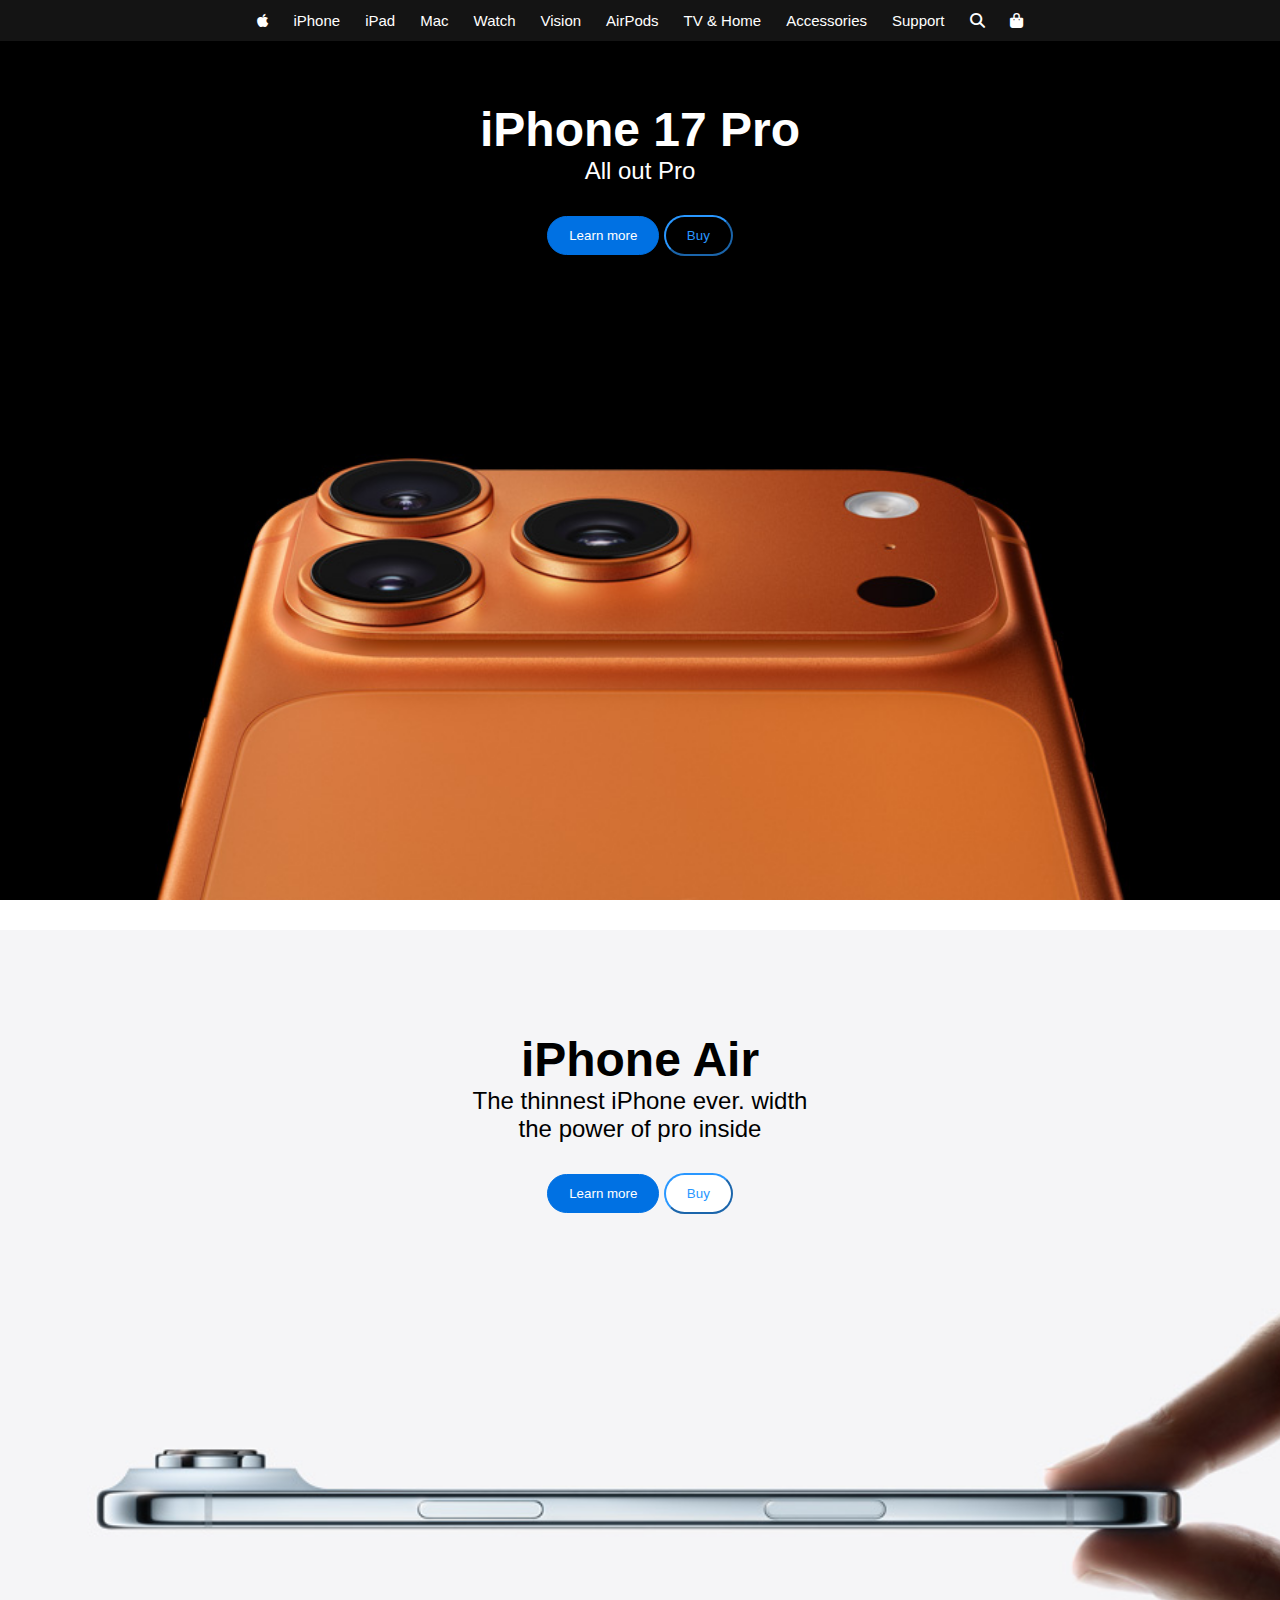
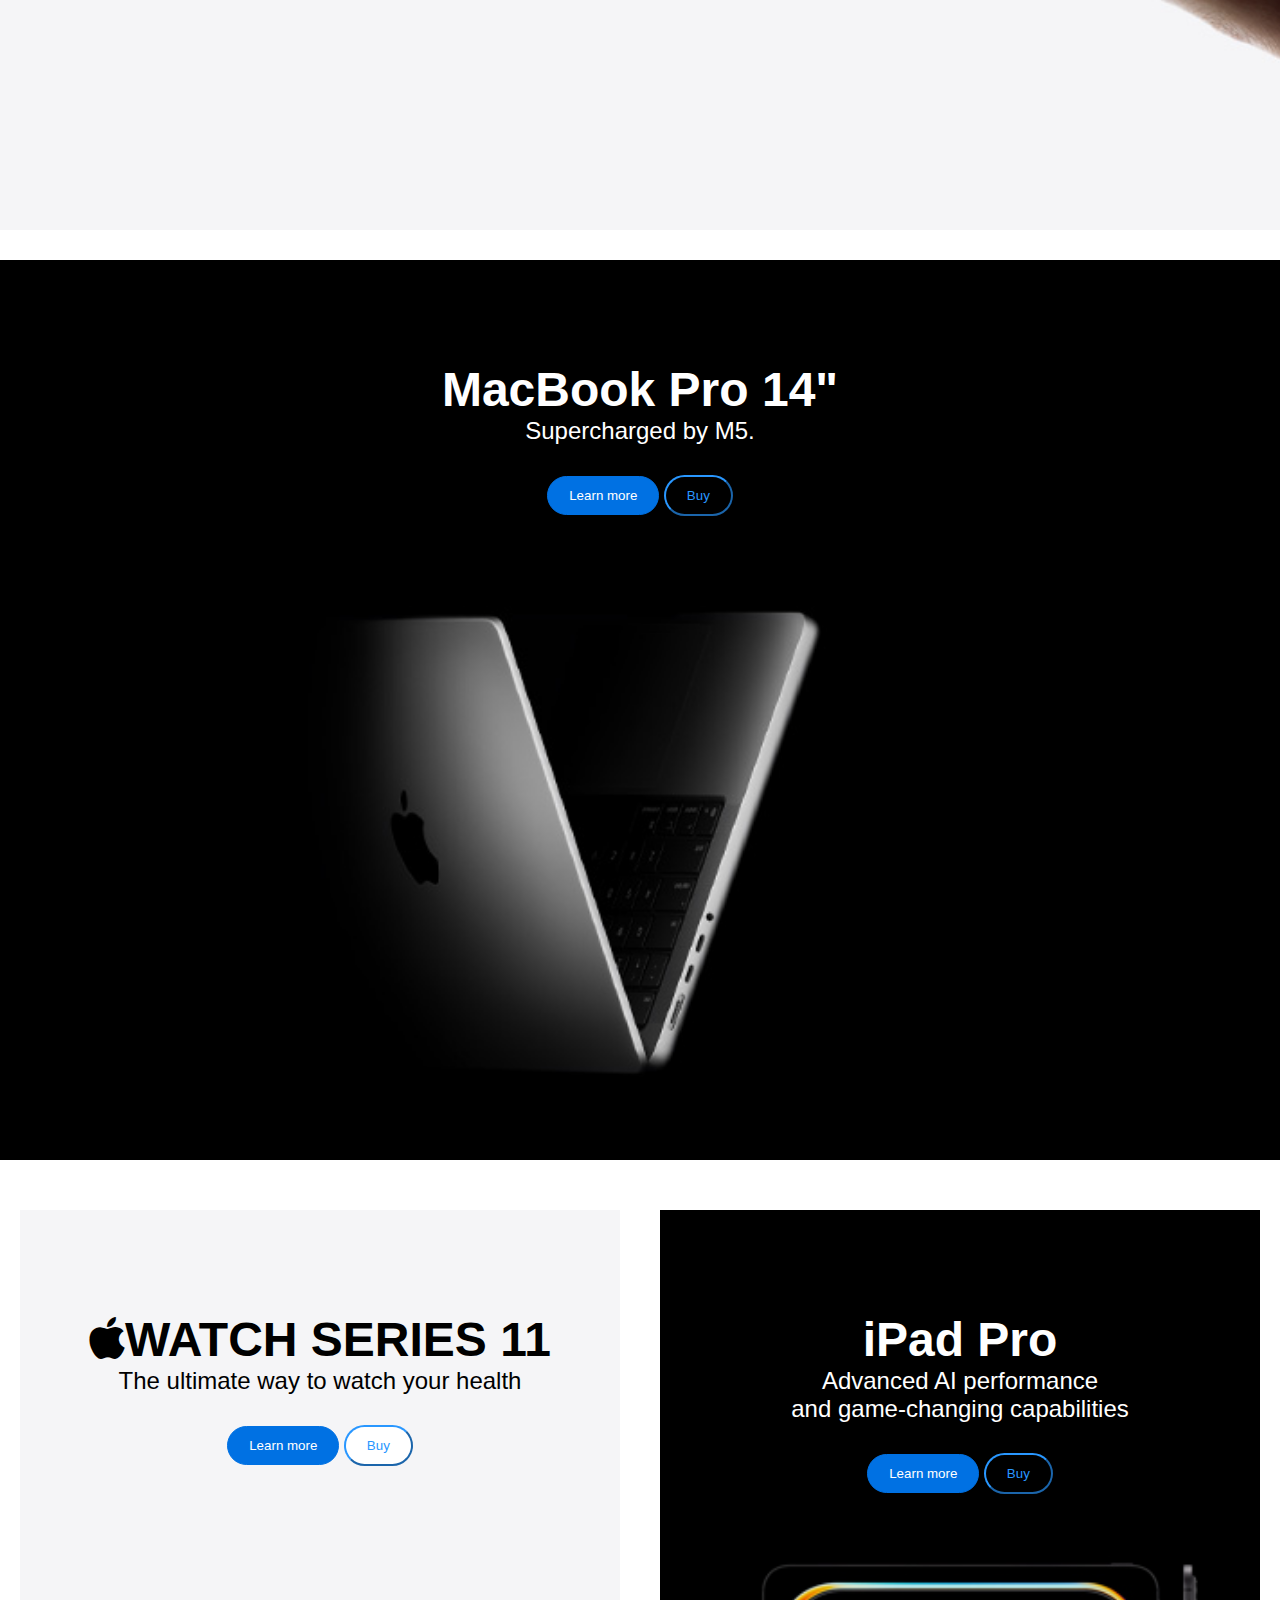
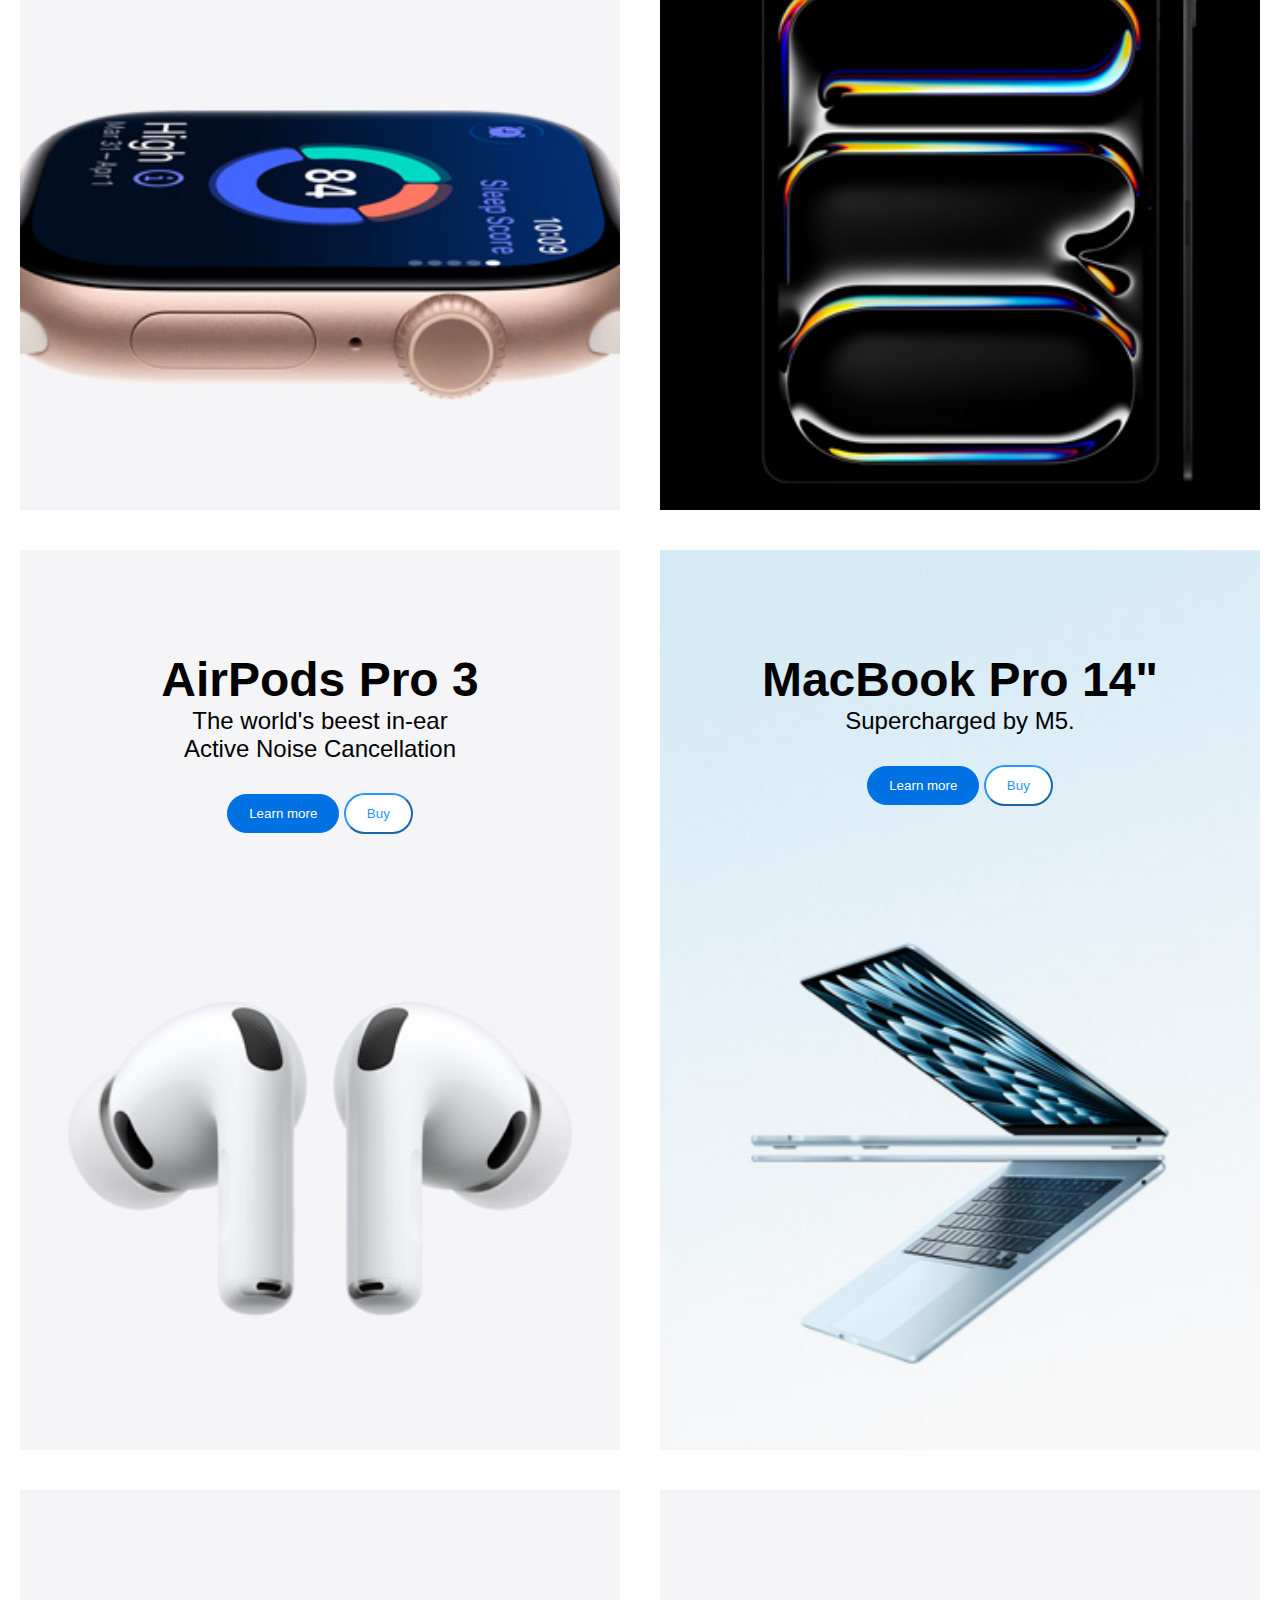
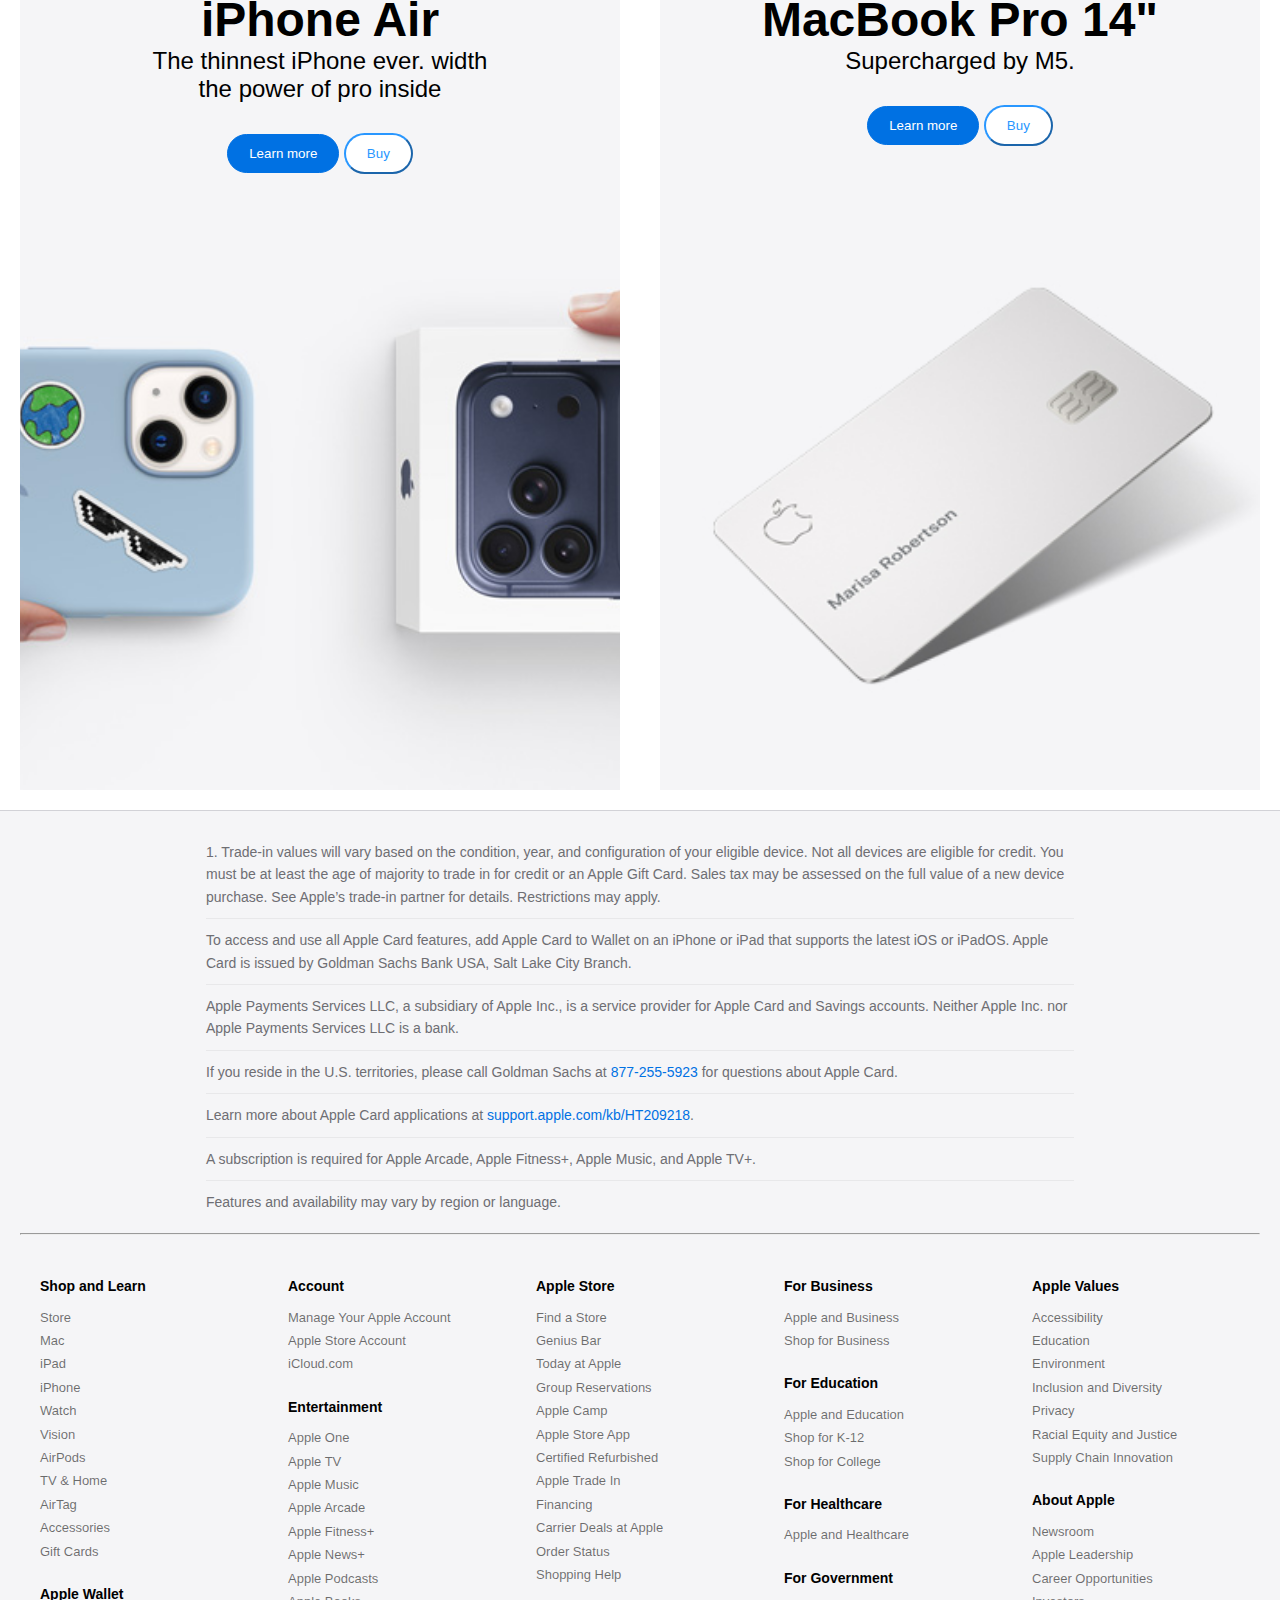
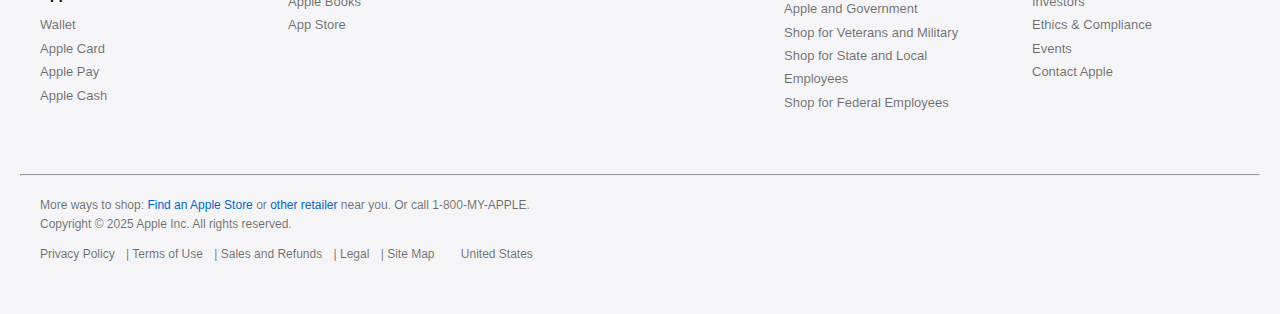
<file: index.html>
<!DOCTYPE html>
<html lang="en">

<head>
    <meta charset="UTF-8">
    <meta name="viewport" content="width=device-width, initial-scale=1.0">
    <title>Apple.com</title>
    <link rel="stylesheet" href="style.css">
    <link rel="stylesheet" href="https://cdnjs.cloudflare.com/ajax/libs/font-awesome/6.6.0/css/all.min.css">

</head>

<body>
    <nav>
        <ul id="ull">
            <li><i class="fa-brands fa-apple"></i></li>
            <li>iPhone</li>
            <li>iPad</li>
            <li>Mac</li>
            <li>Watch</li>
            <li>Vision</li>
            <li>AirPods</li>
            <li>TV & Home</li>
            <li>Accessories</li>
            <li>Support</li>
            <li><i class="fa-solid fa-magnifying-glass"></i></li>
            <li><i class="fa-solid fa-bag-shopping"></i></li>
        </ul>
    </nav>
    <section class="hero-section hero_1">
        <div class="hero-content">
            <h1>iPhone 17 Pro</h1>
            <p>All out Pro</p>
            <div class="hero-buttons">
                <button id="btn_1">Learn more</button>
                <button id="btn_2">Buy</button>
            </div>
        </div>
    </section>

    <section class="hero-section hero_2">
        <div class="hero-content">
            <h1>iPhone Air</h1>
            <p>The thinnest iPhone ever. width <br>
                the power of pro inside</p>
            <div class="hero-buttons">
                <button id="btn_1">Learn more</button>
                <button id="btn_2">Buy</button>
            </div>
        </div>
    </section>

    <section class="hero-section hero_3">
        <div class="hero-content">
            <h1>MacBook Pro 14"</h1>
            <p>Supercharged by M5.</p>
            <div class="hero-buttons">
                <button id="btn_1">Learn more</button>
                <button id="btn_2">Buy</button>
            </div>
        </div>
    </section>

    <div class="coll">

        <section class="hero-section hero_2 card1 marg">
            <div class="hero-content">
                <h1><i class="fa-brands fa-apple"></i>WATCH SERIES 11</h1>
                <p>The ultimate way to watch your health</p>
                <div class="hero-buttons">
                    <button id="btn_1">Learn more</button>
                    <button id="btn_2">Buy</button>
                </div>
            </div>
        </section>

        <section class="hero-section card2 marg">
            <div class="hero-content">
                <h1>iPad Pro</h1>
                <p>Advanced AI performance <br>
                    and game-changing capabilities</p>
                <div class="hero-buttons">
                    <button id="btn_1">Learn more</button>
                    <button id="btn_2">Buy</button>
                </div>
            </div>
        </section>
    </div>

    <div class="coll">

        <section class="hero-section hero_2 card3 marg">
            <div class="hero-content">
                <h1>AirPods Pro 3</h1>
                <p>The world's beest in-ear<br>
                    Active Noise Cancellation</p>
                <div class="hero-buttons">
                    <button id="btn_1">Learn more</button>
                    <button id="btn_2">Buy</button>
                </div>
            </div>
        </section>

        <section class="hero-section hero_2 card4 marg">
            <div class="hero-content">
                <h1>MacBook Pro 14"</h1>
                <p>Supercharged by M5.</p>
                <div class="hero-buttons">
                    <button id="btn_1">Learn more</button>
                    <button id="btn_2">Buy</button>
                </div>
            </div>
        </section>
    </div>

    <div class="coll">

        <section class="hero-section hero_2 card5 marg">
            <div class="hero-content">
                <h1>iPhone Air</h1>
                <p>The thinnest iPhone ever. width <br>
                    the power of pro inside</p>
                <div class="hero-buttons">
                    <button id="btn_1">Learn more</button>
                    <button id="btn_2">Buy</button>
                </div>
            </div>
        </section>

        <section class="hero-section hero_2 card6 marg">
            <div class="hero-content">
                <h1>MacBook Pro 14"</h1>
                <p>Supercharged by M5.</p>
                <div class="hero-buttons">
                    <button id="btn_1">Learn more</button>
                    <button id="btn_2">Buy</button>
                </div>
            </div>
        </section>
    </div>
    <footer>
        <div class="footer-text">
            <ol>
                <li>
                    1. Trade-in values will vary based on the condition, year, and configuration of your eligible
                    device. Not all
                    devices are eligible for credit. You must be at least the age of majority to trade in for credit or
                    an Apple
                    Gift Card. Sales tax may be assessed on the full value of a new device purchase. See Apple’s
                    trade-in partner
                    for details. Restrictions may apply.
                </li>

                <li>
                    To access and use all Apple Card features, add Apple Card to Wallet on an iPhone or iPad that
                    supports the
                    latest iOS or iPadOS. Apple Card is issued by Goldman Sachs Bank USA, Salt Lake City Branch.
                </li>

                <li>
                    Apple Payments Services LLC, a subsidiary of Apple Inc., is a service provider for Apple Card and
                    Savings
                    accounts. Neither Apple Inc. nor Apple Payments Services LLC is a bank.
                </li>

                <li>
                    If you reside in the U.S. territories, please call Goldman Sachs at <a
                        href="tel:8772555923">877-255-5923</a>
                    for questions about Apple Card.
                </li>

                <li>
                    Learn more about Apple Card applications at
                    <a href="https://support.apple.com/kb/HT209218" target="_blank">support.apple.com/kb/HT209218</a>.
                </li>

                <li>
                    A subscription is required for Apple Arcade, Apple Fitness+, Apple Music, and Apple TV+.
                </li>

                <li>
                    Features and availability may vary by region or language.
                </li>
            </ol>
        </div>

        <hr>

        <div class="footer-links">
            <div class="footer-column">
                <h4>Shop and Learn</h4>
                <ul>
                    <li>Store</li>
                    <li>Mac</li>
                    <li>iPad</li>
                    <li>iPhone</li>
                    <li>Watch</li>
                    <li>Vision</li>
                    <li>AirPods</li>
                    <li>TV & Home</li>
                    <li>AirTag</li>
                    <li>Accessories</li>
                    <li>Gift Cards</li>
                </ul>

                <h4>Apple Wallet</h4>
                <ul>
                    <li>Wallet</li>
                    <li>Apple Card</li>
                    <li>Apple Pay</li>
                    <li>Apple Cash</li>
                </ul>
            </div>

            <div class="footer-column">
                <h4>Account</h4>
                <ul>
                    <li>Manage Your Apple Account</li>
                    <li>Apple Store Account</li>
                    <li>iCloud.com</li>
                </ul>

                <h4>Entertainment</h4>
                <ul>
                    <li>Apple One</li>
                    <li>Apple TV</li>
                    <li>Apple Music</li>
                    <li>Apple Arcade</li>
                    <li>Apple Fitness+</li>
                    <li>Apple News+</li>
                    <li>Apple Podcasts</li>
                    <li>Apple Books</li>
                    <li>App Store</li>
                </ul>
            </div>

            <div class="footer-column">
                <h4>Apple Store</h4>
                <ul>
                    <li>Find a Store</li>
                    <li>Genius Bar</li>
                    <li>Today at Apple</li>
                    <li>Group Reservations</li>
                    <li>Apple Camp</li>
                    <li>Apple Store App</li>
                    <li>Certified Refurbished</li>
                    <li>Apple Trade In</li>
                    <li>Financing</li>
                    <li>Carrier Deals at Apple</li>
                    <li>Order Status</li>
                    <li>Shopping Help</li>
                </ul>
            </div>

            <div class="footer-column">
                <h4>For Business</h4>
                <ul>
                    <li>Apple and Business</li>
                    <li>Shop for Business</li>
                </ul>

                <h4>For Education</h4>
                <ul>
                    <li>Apple and Education</li>
                    <li>Shop for K-12</li>
                    <li>Shop for College</li>
                </ul>

                <h4>For Healthcare</h4>
                <ul>
                    <li>Apple and Healthcare</li>
                </ul>

                <h4>For Government</h4>
                <ul>
                    <li>Apple and Government</li>
                    <li>Shop for Veterans and Military</li>
                    <li>Shop for State and Local Employees</li>
                    <li>Shop for Federal Employees</li>
                </ul>
            </div>

            <div class="footer-column">
                <h4>Apple Values</h4>
                <ul>
                    <li>Accessibility</li>
                    <li>Education</li>
                    <li>Environment</li>
                    <li>Inclusion and Diversity</li>
                    <li>Privacy</li>
                    <li>Racial Equity and Justice</li>
                    <li>Supply Chain Innovation</li>
                </ul>

                <h4>About Apple</h4>
                <ul>
                    <li>Newsroom</li>
                    <li>Apple Leadership</li>
                    <li>Career Opportunities</li>
                    <li>Investors</li>
                    <li>Ethics & Compliance</li>
                    <li>Events</li>
                    <li>Contact Apple</li>
                </ul>
            </div>
        </div>

        <hr>

        <div class="footer-bottom">
            <p>More ways to shop: <a href="#">Find an Apple Store</a> or <a href="#">other retailer</a> near you. Or
                call 1-800-MY-APPLE.</p>
            <p>Copyright © 2025 Apple Inc. All rights reserved.</p>
            <div class="footer-links-bottom">
                <a href="#">Privacy Policy</a> |
                <a href="#">Terms of Use</a> |
                <a href="#">Sales and Refunds</a> |
                <a href="#">Legal</a> |
                <a href="#">Site Map</a>
                <span>United States</span>
            </div>
        </div>


    </footer>
</body>

</html>
</file>
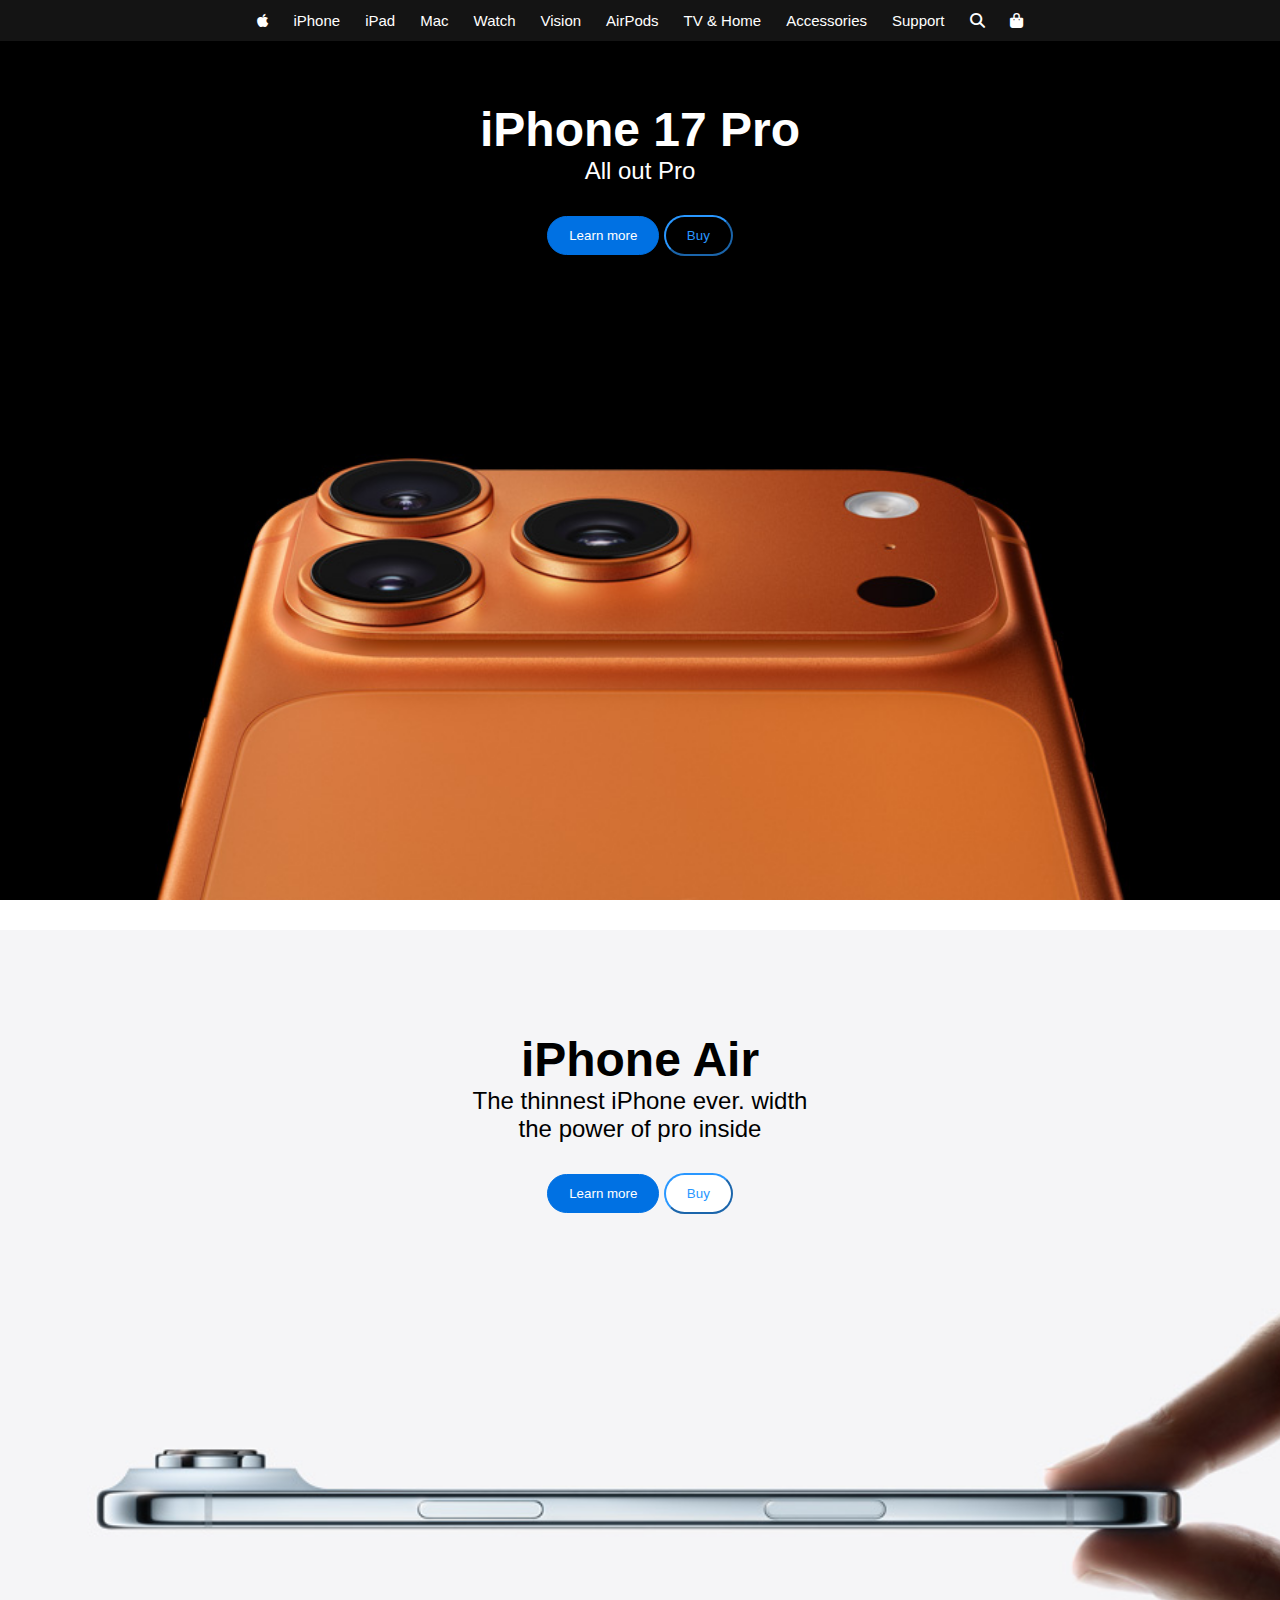
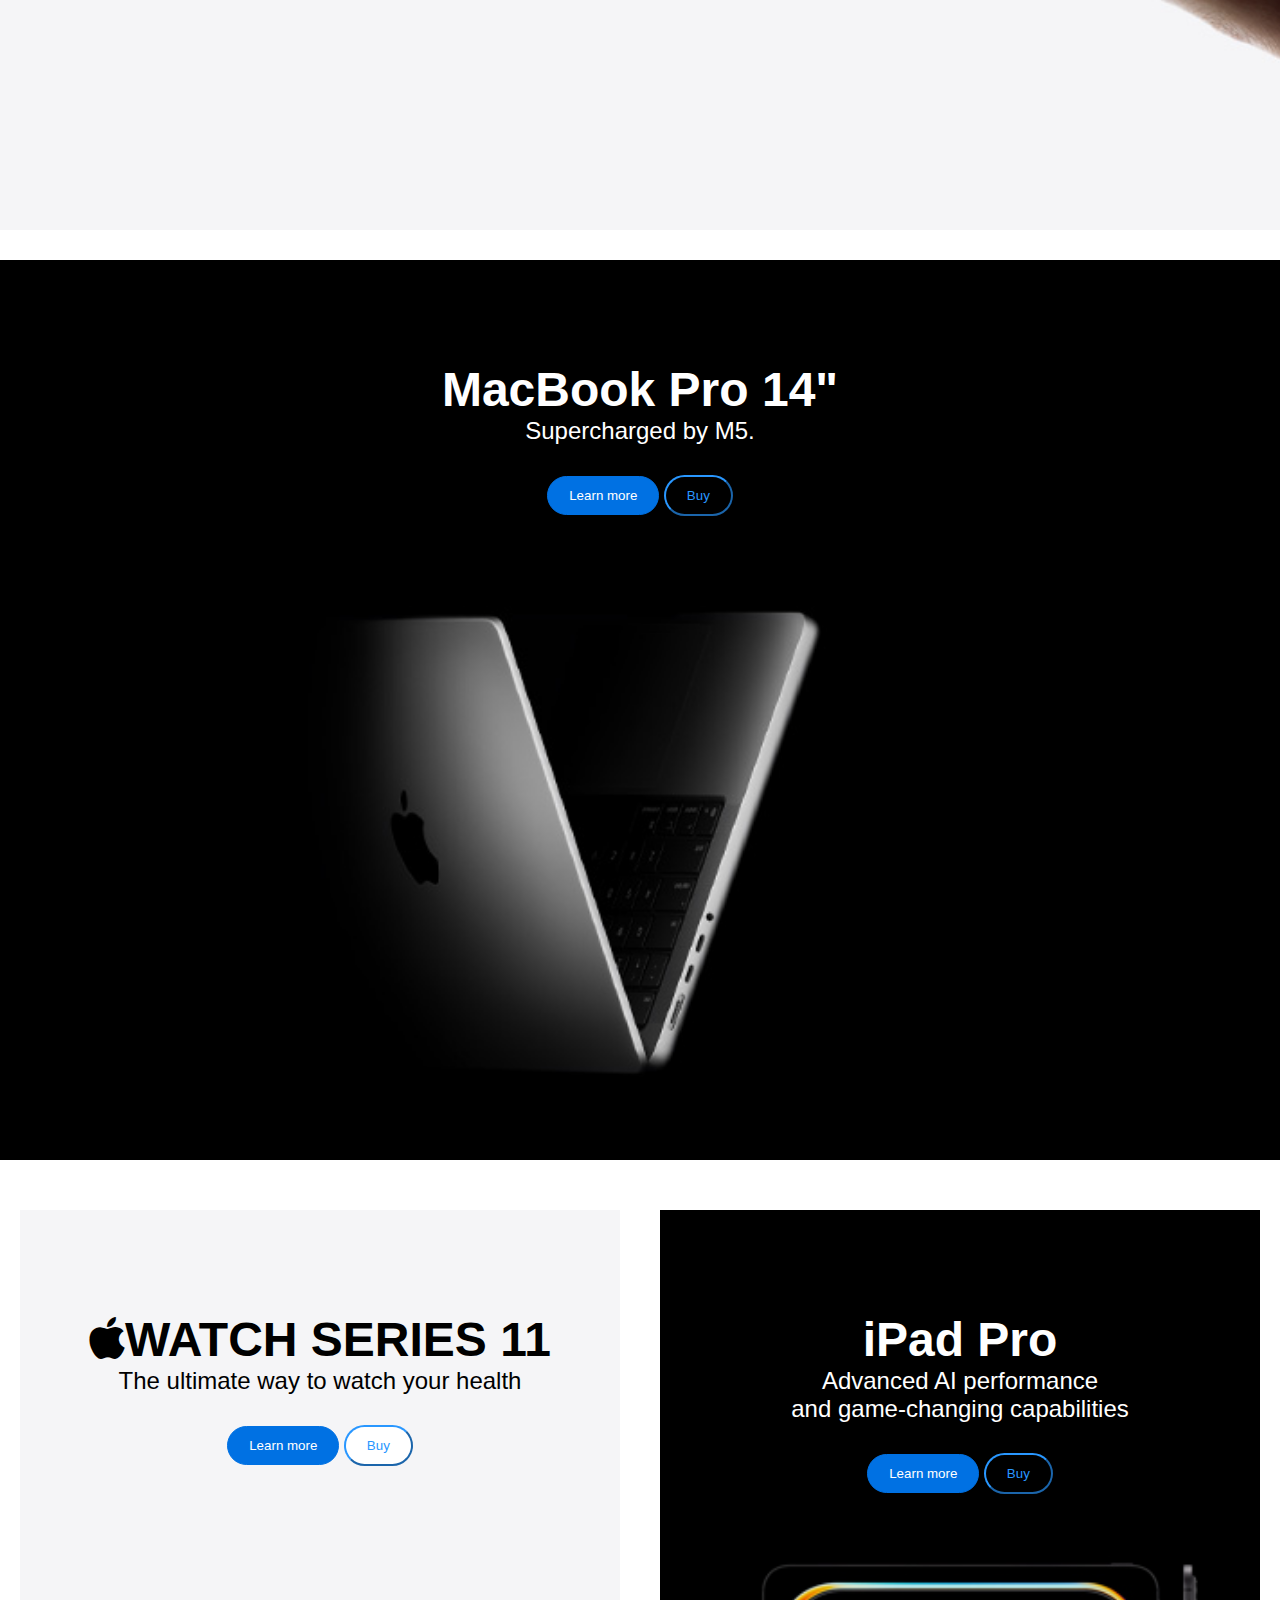
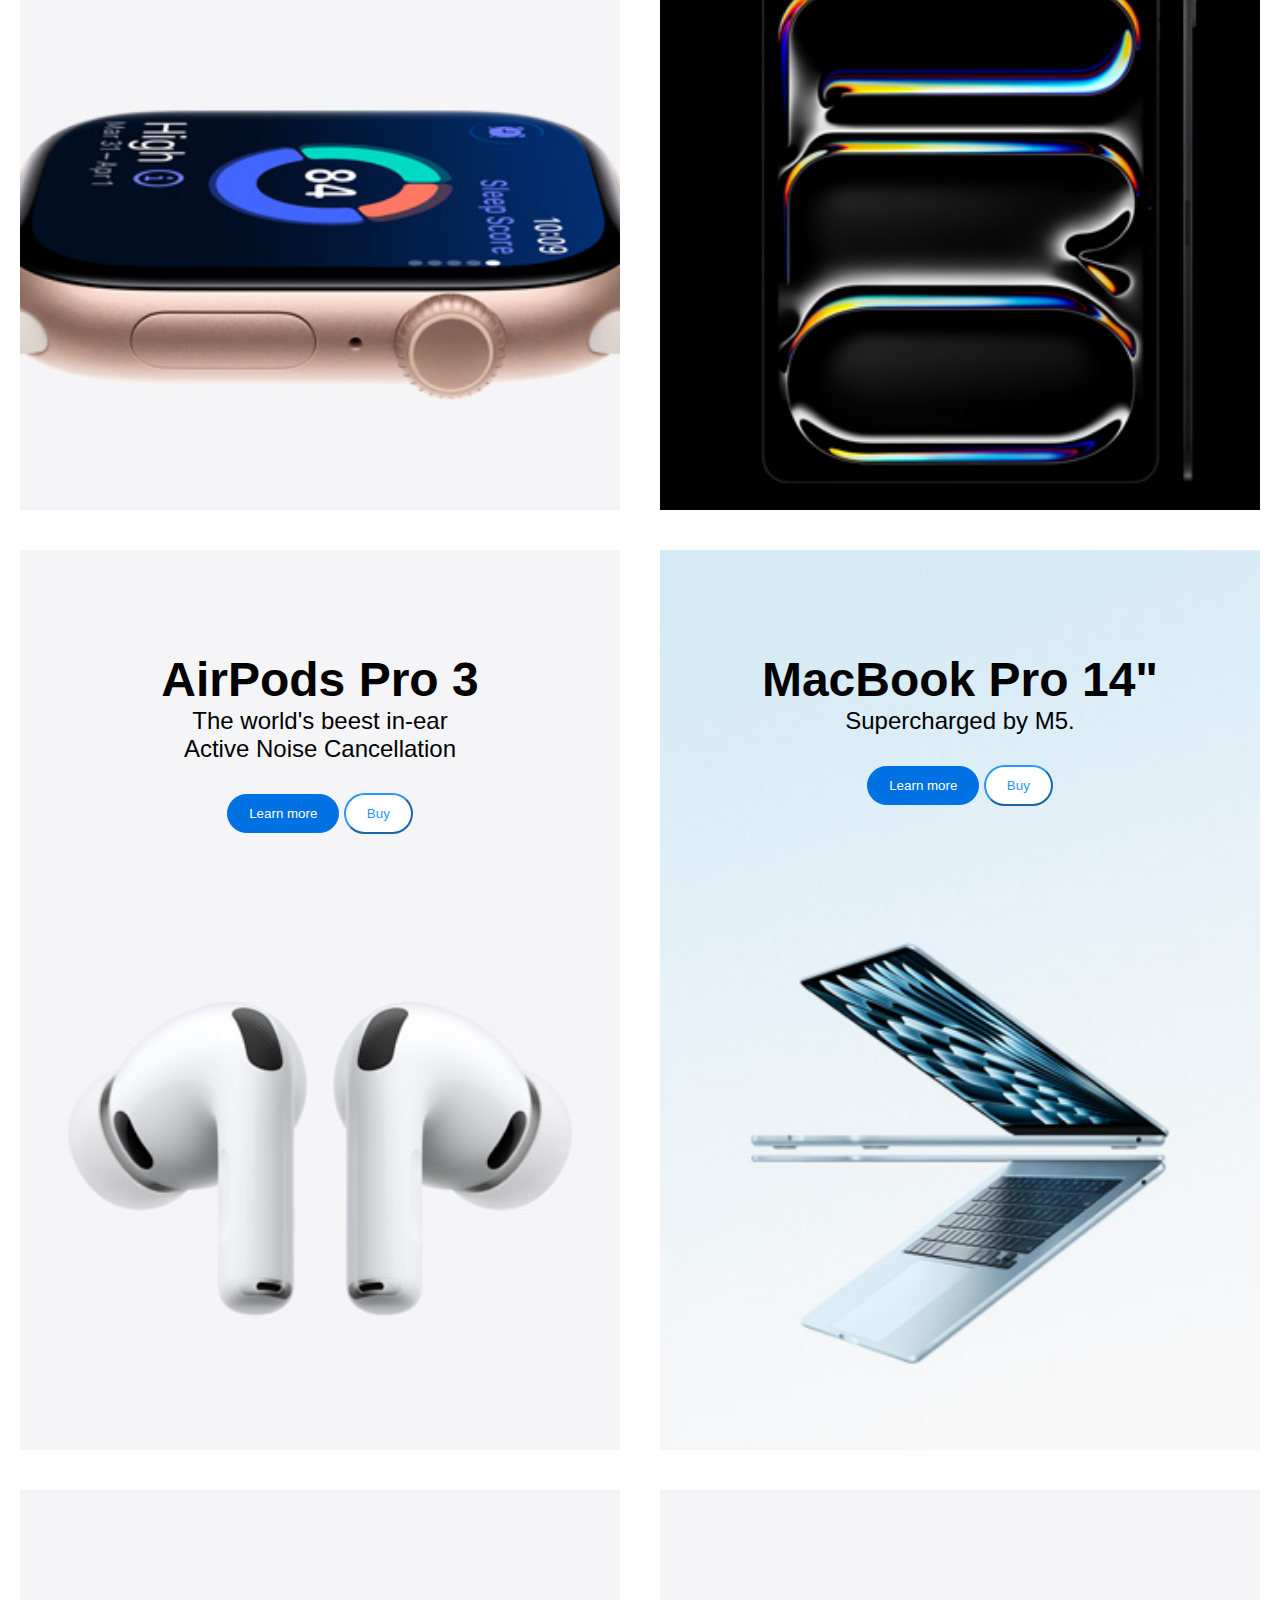
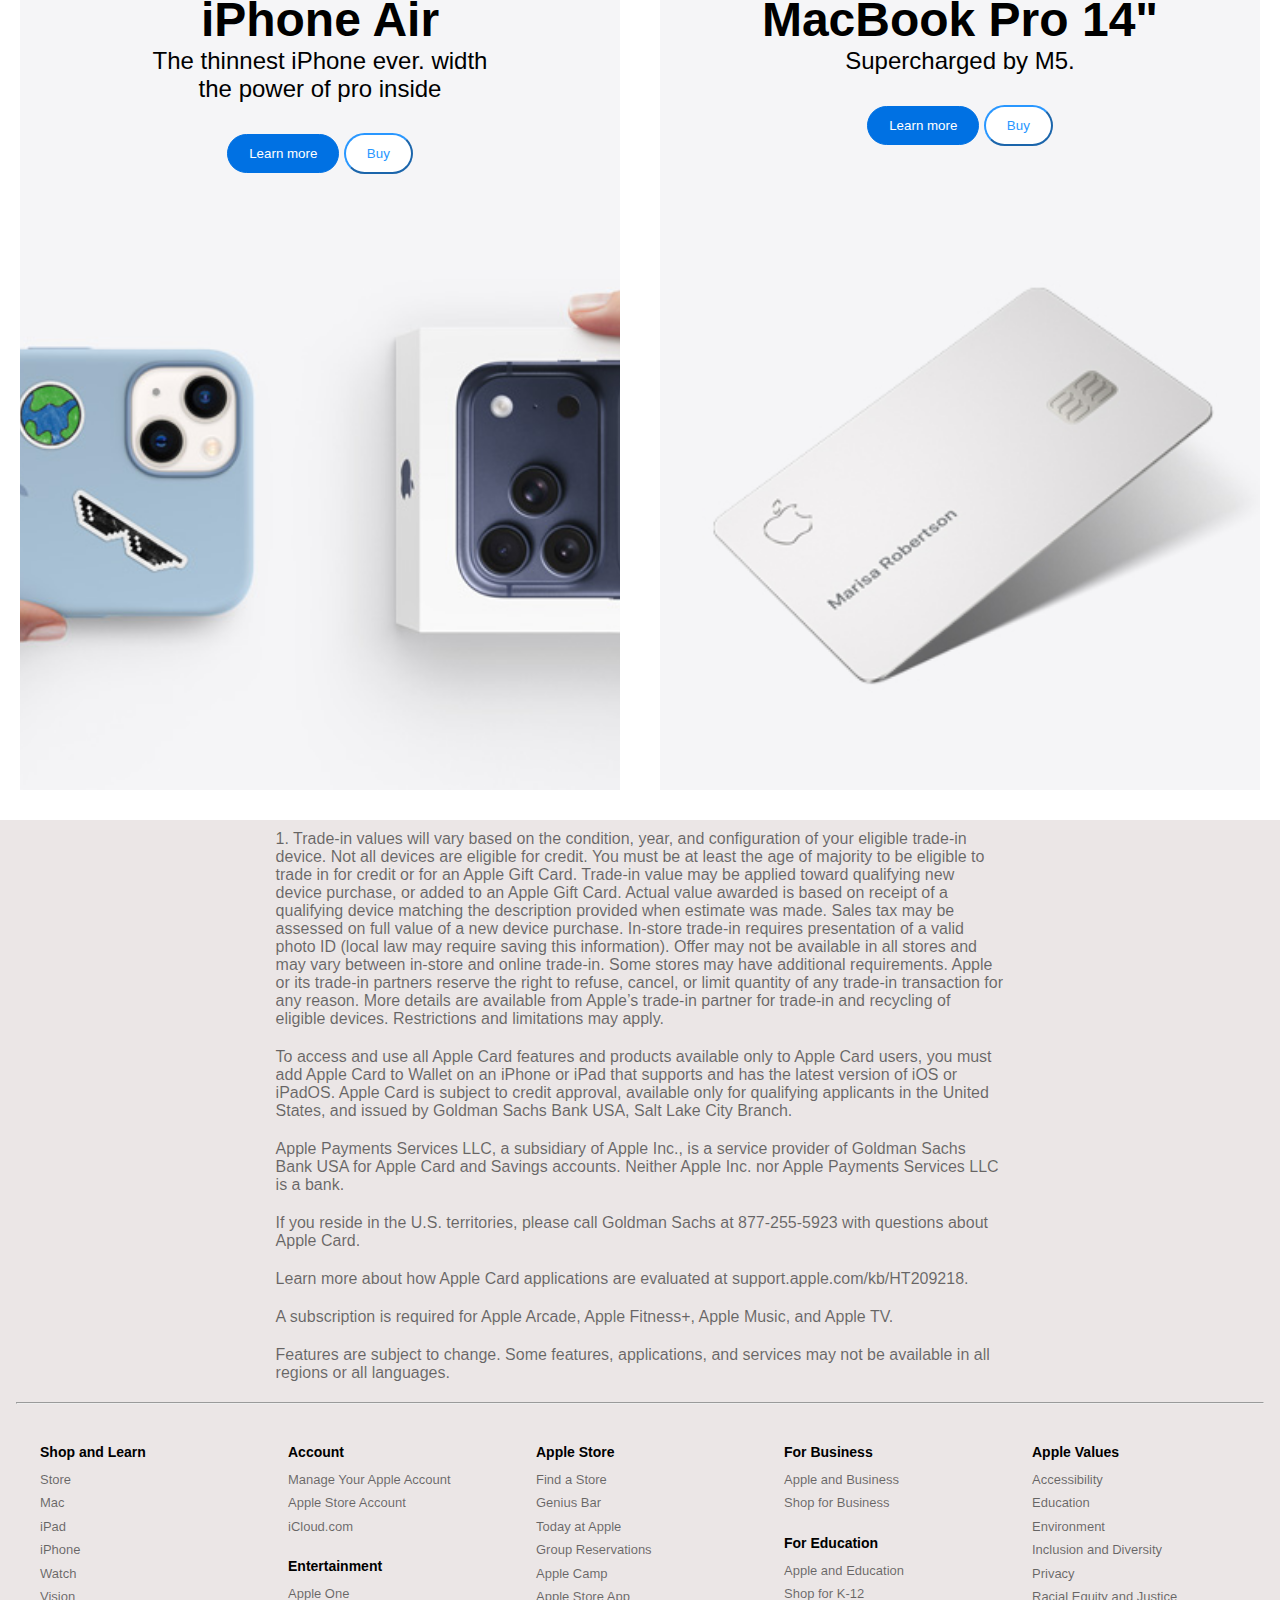
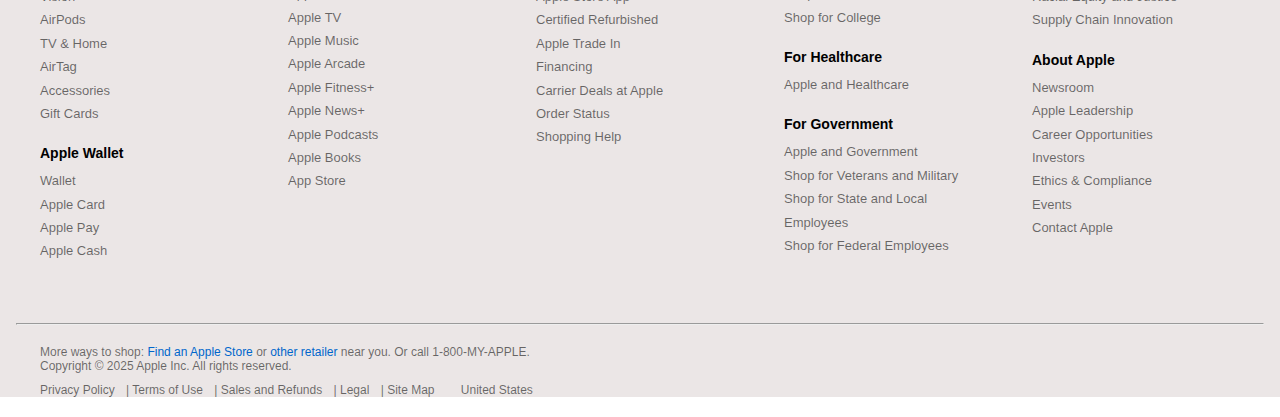
<file: Apple Clone/index.html>
<!DOCTYPE html>
<html lang="en">

<head>
    <meta charset="UTF-8">
    <meta name="viewport" content="width=device-width, initial-scale=1.0">
    <title>Apple.com</title>
    <link rel="stylesheet" href="style.css">
    <link rel="stylesheet" href="https://cdnjs.cloudflare.com/ajax/libs/font-awesome/6.6.0/css/all.min.css">

</head>

<body>
    <nav>
        <ul id="ull">
            <li><i class="fa-brands fa-apple"></i></li>
            <li>iPhone</li>
            <li>iPad</li>
            <li>Mac</li>
            <li>Watch</li>
            <li>Vision</li>
            <li>AirPods</li>
            <li>TV & Home</li>
            <li>Accessories</li>
            <li>Support</li>
            <li><i class="fa-solid fa-magnifying-glass"></i></li>
            <li><i class="fa-solid fa-bag-shopping"></i></li>
        </ul>
    </nav>
    <section class="hero-section hero_1">
        <div class="hero-content">
            <h1>iPhone 17 Pro</h1>
            <p>All out Pro</p>
            <div class="hero-buttons">
                <button id="btn_1">Learn more</button>
                <button id="btn_2">Buy</button>
            </div>
        </div>
    </section>

    <section class="hero-section hero_2">
        <div class="hero-content">
            <h1>iPhone Air</h1>
            <p>The thinnest iPhone ever. width <br>
                the power of pro inside</p>
            <div class="hero-buttons">
                <button id="btn_1">Learn more</button>
                <button id="btn_2">Buy</button>
            </div>
        </div>
    </section>

    <section class="hero-section hero_3">
        <div class="hero-content">
            <h1>MacBook Pro 14"</h1>
            <p>Supercharged by M5.</p>
            <div class="hero-buttons">
                <button id="btn_1">Learn more</button>
                <button id="btn_2">Buy</button>
            </div>
        </div>
    </section>

    <div class="coll">

        <section class="hero-section hero_2 card1 marg">
            <div class="hero-content">
                <h1><i class="fa-brands fa-apple"></i>WATCH SERIES 11</h1>
                <p>The ultimate way to watch your health</p>
                <div class="hero-buttons">
                    <button id="btn_1">Learn more</button>
                    <button id="btn_2">Buy</button>
                </div>
            </div>
        </section>

        <section class="hero-section card2 marg">
            <div class="hero-content">
                <h1>iPad Pro</h1>
                <p>Advanced AI performance <br>
                    and game-changing capabilities</p>
                <div class="hero-buttons">
                    <button id="btn_1">Learn more</button>
                    <button id="btn_2">Buy</button>
                </div>
            </div>
        </section>
    </div>

    <div class="coll">

        <section class="hero-section hero_2 card3 marg">
            <div class="hero-content">
                <h1>AirPods Pro 3</h1>
                <p>The world's beest in-ear<br>
                    Active Noise Cancellation</p>
                <div class="hero-buttons">
                    <button id="btn_1">Learn more</button>
                    <button id="btn_2">Buy</button>
                </div>
            </div>
        </section>

        <section class="hero-section hero_2 card4 marg">
            <div class="hero-content">
                <h1>MacBook Pro 14"</h1>
                <p>Supercharged by M5.</p>
                <div class="hero-buttons">
                    <button id="btn_1">Learn more</button>
                    <button id="btn_2">Buy</button>
                </div>
            </div>
        </section>
    </div>

    <div class="coll">

        <section class="hero-section hero_2 card5 marg">
            <div class="hero-content">
                <h1>iPhone Air</h1>
                <p>The thinnest iPhone ever. width <br>
                    the power of pro inside</p>
                <div class="hero-buttons">
                    <button id="btn_1">Learn more</button>
                    <button id="btn_2">Buy</button>
                </div>
            </div>
        </section>

        <section class="hero-section hero_2 card6 marg">
            <div class="hero-content">
                <h1>MacBook Pro 14"</h1>
                <p>Supercharged by M5.</p>
                <div class="hero-buttons">
                    <button id="btn_1">Learn more</button>
                    <button id="btn_2">Buy</button>
                </div>
            </div>
        </section>
    </div>
    <footer>
        <div class="footer-text">
            <ol>
                <li>1. Trade‑in values will vary based on the condition, year, and configuration of your eligible
                    trade‑in
                    device. Not all devices are eligible for credit. You must be at least the age of majority to be
                    eligible
                    to trade in for credit or for an Apple Gift Card. Trade‑in value may be applied toward qualifying
                    new
                    device purchase, or added to an Apple Gift Card. Actual value awarded is based on receipt of a
                    qualifying device matching the description provided when estimate was made. Sales tax may be
                    assessed on
                    full value of a new device purchase. In‑store trade‑in requires presentation of a valid photo ID
                    (local
                    law may require saving this information). Offer may not be available in all stores and may vary
                    between
                    in‑store and online trade‑in. Some stores may have additional requirements. Apple or its trade‑in
                    partners reserve the right to refuse, cancel, or limit quantity of any trade‑in transaction for any
                    reason. More details are available from Apple’s trade-in partner for trade‑in and recycling of
                    eligible
                    devices. Restrictions and limitations may apply.</li>
                <li>
                    To access and use all Apple Card features and products available only to Apple Card users, you must
                    add
                    Apple Card to Wallet on an iPhone or iPad that supports and has the latest version of iOS or iPadOS.
                    Apple Card is subject to credit approval, available only for qualifying applicants in the United
                    States,
                    and issued by Goldman Sachs Bank USA, Salt Lake City Branch.</li>
                <li>Apple Payments Services LLC, a subsidiary of Apple Inc., is a service provider of Goldman Sachs Bank
                    USA
                    for Apple Card and Savings accounts. Neither Apple Inc. nor Apple Payments Services LLC is a bank.
                </li>
                <li>
                    If you reside in the U.S. territories, please call Goldman Sachs at 877-255-5923 with questions
                    about
                    Apple Card.</li>
                <li>Learn more about how Apple Card applications are evaluated at support.apple.com/kb/HT209218.</li>
                <li>A subscription is required for Apple Arcade, Apple Fitness+, Apple Music, and Apple TV.</li>
                <li>Features are subject to change. Some features, applications, and services may not be available in
                    all
                    regions or all languages.</li>
            </ol>
        </div>

        <hr>
        
        <div class="footer-links">
    <div class="footer-column">
        <h4>Shop and Learn</h4>
        <ul>
            <li>Store</li>
            <li>Mac</li>
            <li>iPad</li>
            <li>iPhone</li>
            <li>Watch</li>
            <li>Vision</li>
            <li>AirPods</li>
            <li>TV & Home</li>
            <li>AirTag</li>
            <li>Accessories</li>
            <li>Gift Cards</li>
        </ul>

        <h4>Apple Wallet</h4>
        <ul>
            <li>Wallet</li>
            <li>Apple Card</li>
            <li>Apple Pay</li>
            <li>Apple Cash</li>
        </ul>
    </div>

    <div class="footer-column">
        <h4>Account</h4>
        <ul>
            <li>Manage Your Apple Account</li>
            <li>Apple Store Account</li>
            <li>iCloud.com</li>
        </ul>

        <h4>Entertainment</h4>
        <ul>
            <li>Apple One</li>
            <li>Apple TV</li>
            <li>Apple Music</li>
            <li>Apple Arcade</li>
            <li>Apple Fitness+</li>
            <li>Apple News+</li>
            <li>Apple Podcasts</li>
            <li>Apple Books</li>
            <li>App Store</li>
        </ul>
    </div>

    <div class="footer-column">
        <h4>Apple Store</h4>
        <ul>
            <li>Find a Store</li>
            <li>Genius Bar</li>
            <li>Today at Apple</li>
            <li>Group Reservations</li>
            <li>Apple Camp</li>
            <li>Apple Store App</li>
            <li>Certified Refurbished</li>
            <li>Apple Trade In</li>
            <li>Financing</li>
            <li>Carrier Deals at Apple</li>
            <li>Order Status</li>
            <li>Shopping Help</li>
        </ul>
    </div>

    <div class="footer-column">
        <h4>For Business</h4>
        <ul>
            <li>Apple and Business</li>
            <li>Shop for Business</li>
        </ul>

        <h4>For Education</h4>
        <ul>
            <li>Apple and Education</li>
            <li>Shop for K-12</li>
            <li>Shop for College</li>
        </ul>

        <h4>For Healthcare</h4>
        <ul>
            <li>Apple and Healthcare</li>
        </ul>

        <h4>For Government</h4>
        <ul>
            <li>Apple and Government</li>
            <li>Shop for Veterans and Military</li>
            <li>Shop for State and Local Employees</li>
            <li>Shop for Federal Employees</li>
        </ul>
    </div>

    <div class="footer-column">
        <h4>Apple Values</h4>
        <ul>
            <li>Accessibility</li>
            <li>Education</li>
            <li>Environment</li>
            <li>Inclusion and Diversity</li>
            <li>Privacy</li>
            <li>Racial Equity and Justice</li>
            <li>Supply Chain Innovation</li>
        </ul>

        <h4>About Apple</h4>
        <ul>
            <li>Newsroom</li>
            <li>Apple Leadership</li>
            <li>Career Opportunities</li>
            <li>Investors</li>
            <li>Ethics & Compliance</li>
            <li>Events</li>
            <li>Contact Apple</li>
        </ul>
    </div>
</div>

<hr>

<div class="footer-bottom">
    <p>More ways to shop: <a href="#">Find an Apple Store</a> or <a href="#">other retailer</a> near you. Or call 1-800-MY-APPLE.</p>
    <p>Copyright © 2025 Apple Inc. All rights reserved.</p>
    <div class="footer-links-bottom">
        <a href="#">Privacy Policy</a> |
        <a href="#">Terms of Use</a> |
        <a href="#">Sales and Refunds</a> |
        <a href="#">Legal</a> |
        <a href="#">Site Map</a>
        <span>United States</span>
    </div>
</div>


    </footer>
</body>

</html>
</file>
<file: style.css>
* {
    margin: 0;
    padding: 0;
    box-sizing: border-box;
    font-family: 'Poppins', sans-serif;
}

nav {
    position: fixed;
    top: 0;
    width: 100%;
    z-index: 10;
}

#ull {
    background-color: #141414;
    color: white;
    list-style: none;
    display: flex;
    gap: 25px;
    padding: 12px 0px;
    align-items: center;
    justify-content: center;
    font-size: 15px;
}

#ull>li {
    cursor: pointer;
    transition: color 0.3s ease;
}

#ull>li:hover {
    color: #2997FF;
}

.hero-section {
    height: 100vh;
    background-image: url('./images/hero_iphone_17_pro__bknyzxfk2agi_mediumtall.jpg');
    background-size: cover;
    background-position: center;
    display: flex;
    flex-direction: column;
    /* justify-content: center; */
    /* align-items: center; */
    color: white;
    text-align: center;
    /* height: 70vh; */
    position: relative;
    /* bottom: 0; */
    /* left: 0; */
    width: 100%;
    /* height: 100%; */
    z-index: 3;
    padding-top: 60px;
    margin-bottom: 30px;
}

.hero-content {
    position: relative;
    top: 5%;
}

.hero-content h1 {
    font-size: 3rem;
    /* margin-bottom: 20px; */
}

.hero-content p {
    font-size: 1.5rem;
    margin-bottom: 30px;
}

#btn_1 {
    padding: 11px 21px;
    color: #FFFFFF;
    background-color: #0071e3;
    border-radius: 30px;
    border: 1px solid #0071e3;
}

#btn_2 {
    padding: 11px 21px;
    color: #2997FF;
    border-color: #2997FF;
    background-color: black;
    border-radius: 30px;
}

#btn_2:hover {
    background-color: #0071e3;
    color: white;
    border: 1px solid #2997FF;
}


.hero_2 {
    background-image: url(./images/iphoneair);
    color: black;
}

.hero_2 #btn_2 {
    background-color: white;
    color: #2997FF;
    border-color: #2997FF;
}

.hero_2 #btn_2:hover {
    background-color: #2997FF;
    color: white;
    border: 1px solid #2997FF;
}

.hero_3 {
    background-image: url(./images/hero_macbook_pro_m5__fjgmapbkxo2u_medium.jpg);
}

.coll {
    display: flex;
    /* margin: 20px; */
}

.card1 {
    background-image: url(./images/promo_apple_watch_series_11__b63hxviqvonm_small.jpg);
}

.card2 {
    background-image: url(./images/promo_ipad_pro__c529dk533k4m_small.jpg);
}

.card3 {
    background-image: url(./images/promo_airpodspro_3__f6xmza7bglei_small.jpg);
}

.card4 {
    background-image: url(./images/promo_macbook_air__fqowrtnxewqe_small.jpg);
}

.card5 {
    background-image: url(./images/tradein);
}

.card6 {
    background-image: url(./images/promo_apple_card__5cm7draujpey_small.jpg);
}

.marg {
    margin: 20px;
}

footer {
    background-color: #f5f5f7;
    color: #6e6e73;
    padding: 30px 20px;
    font-family: "SF Pro Display", "Poppins", sans-serif;
    font-size: 14px;
    line-height: 1.6;
    border-top: 1px solid #d2d2d7;
}

.footer-text {
    max-width: 70%;
    margin: 0 auto;
}

.footer-text ol {
    padding-left: 0;
    margin: 0;
}

.footer-text li {
    list-style: none;
    margin-bottom: 10px;
    padding-bottom: 10px;
    border-bottom: 1px solid rgba(0, 0, 0, 0.05);
}

.footer-text li:last-child {
    border-bottom: none;
}

.footer-text a {
    color: #0071e3;
    text-decoration: none;
    transition: color 0.3s ease;
}

.footer-text a:hover {
    color: #005bb5;
    text-decoration: underline;
}

.footer-links {
    display: grid;
    grid-template-columns: repeat(5, 1fr);
    gap: 40px;
    max-width: 1200px;
    margin: 40px auto;
    color: #000000d9;
}

.footer-column h4 {
    font-size: 14px;
    font-weight: 600;
    margin-bottom: 8px;
    color: #000;
}

.footer-column ul {
    list-style: none;
    margin-bottom: 20px;
}

.footer-column li {
    font-size: 13px;
    line-height: 1.8;
    color: #0000008f;
    cursor: pointer;
}

.footer-column li:hover {
    text-decoration: underline;
}

.footer-bottom {
    max-width: 1200px;
    margin: 20px auto;
    font-size: 12px;
    color: #0000008f;
    text-align: left;
}

.footer-bottom a {
    color: #0066cc;
    text-decoration: none;
}

.footer-bottom a:hover {
    text-decoration: underline;
}

.footer-links-bottom {
    margin-top: 10px;
}

.footer-links-bottom a {
    margin-right: 8px;
    color: #0000008f;
}

.footer-links-bottom span {
    margin-left: 15px;
}
</file>
<file: Apple Clone/style.css>
* {
    margin: 0;
    padding: 0;
    box-sizing: border-box;
    font-family: 'Poppins', sans-serif;
}
nav{
    position: fixed;
    top: 0;
    width: 100%;
    z-index: 10;
}
#ull{
    background-color: #141414;
    color: white;
    list-style: none;
    display: flex;
    gap: 25px;
    padding: 12px 0px;
    align-items: center;
    justify-content: center;  
    font-size: 15px; 
}
#ull>li {
    cursor: pointer;
    transition: color 0.3s ease;
}
#ull>li:hover {
    color: #2997FF;
}
.hero-section{
    height: 100vh;
    background-image: url('./images/hero_iphone_17_pro__bknyzxfk2agi_mediumtall.jpg');
    background-size: cover;
    background-position: center;
    display: flex;
    flex-direction: column;
    /* justify-content: center; */
    /* align-items: center; */
    color: white;
    text-align: center;
    /* height: 70vh; */
    position: relative;
    /* bottom: 0; */
    /* left: 0; */
    width: 100%;
    /* height: 100%; */
    z-index: 3;
    padding-top: 60px;
    margin-bottom: 30px;
}
.hero-content {
    position: relative;
    top: 5%;
}
.hero-content h1 {
    font-size: 3rem;
    /* margin-bottom: 20px; */
}
.hero-content p {
    font-size: 1.5rem;
    margin-bottom: 30px;
}
#btn_1 {
    padding: 11px 21px;
    color: #FFFFFF;
    background-color: #0071e3;
    border-radius: 30px;
    border: 1px solid #0071e3;
}
#btn_2{
    padding: 11px 21px;
    color: #2997FF;
    border-color: #2997FF;
    background-color: black;
    border-radius: 30px;
}
#btn_2:hover{
    background-color: #0071e3;
    color: white;
    border: 1px solid #2997FF;
}


.hero_2{
    background-image: url(./images/iphoneair);
    color: black;
}
.hero_2 #btn_2 {
    background-color: white;
    color: #2997FF;
    border-color: #2997FF;
}
.hero_2 #btn_2:hover {
    background-color: #2997FF;
    color: white;
    border: 1px solid #2997FF;
}
.hero_3{
    background-image: url(./images/hero_macbook_pro_m5__fjgmapbkxo2u_medium.jpg);
}
.coll{
    display: flex;
    /* margin: 20px; */
}

.card1{
    background-image: url(./images/promo_apple_watch_series_11__b63hxviqvonm_small.jpg);
}
.card2{
    background-image: url(./images/promo_ipad_pro__c529dk533k4m_small.jpg);
}
.card3{
    background-image: url(./images/promo_airpodspro_3__f6xmza7bglei_small.jpg);
}
.card4{
    background-image: url(./images/promo_macbook_air__fqowrtnxewqe_small.jpg);
}
.card5{
    background-image: url(./images/tradein);
}
.card6{
    background-image: url(./images/promo_apple_card__5cm7draujpey_small.jpg);
}
.marg{
    margin: 20px;
}

footer{
    /* border: 1px solid black; */
    padding: 0px 16px;
    background-color: rgb(235, 230, 230);
    color: #0000008F;
}
ol>li{
    list-style-type: none;
    padding: 10px;
    /* margin: 20px; */
    /* width:60%; */
}

.footer-text{
    /* border: 1px solid black; */
    max-width: 60%;
    margin: 10px auto;
    display: flex;
    justify-content: center;
    align-items: center;
    flex-direction: column;
    /* justify-content: center */
}

.footer-links {
    display: grid;
    grid-template-columns: repeat(5, 1fr);
    gap: 40px;
    max-width: 1200px;
    margin: 40px auto;
    color: #000000d9;
}

.footer-column h4 {
    font-size: 14px;
    font-weight: 600;
    margin-bottom: 8px;
    color: #000;
}

.footer-column ul {
    list-style: none;
    margin-bottom: 20px;
}

.footer-column li {
    font-size: 13px;
    line-height: 1.8;
    color: #0000008f;
    cursor: pointer;
}

.footer-column li:hover {
    text-decoration: underline;
}

.footer-bottom {
    max-width: 1200px;
    margin: 20px auto;
    font-size: 12px;
    color: #0000008f;
    text-align: left;
}

.footer-bottom a {
    color: #0066cc;
    text-decoration: none;
}

.footer-bottom a:hover {
    text-decoration: underline;
}

.footer-links-bottom {
    margin-top: 10px;
}

.footer-links-bottom a {
    margin-right: 8px;
    color: #0000008f;
}

.footer-links-bottom span {
    margin-left: 15px;
}
</file>
